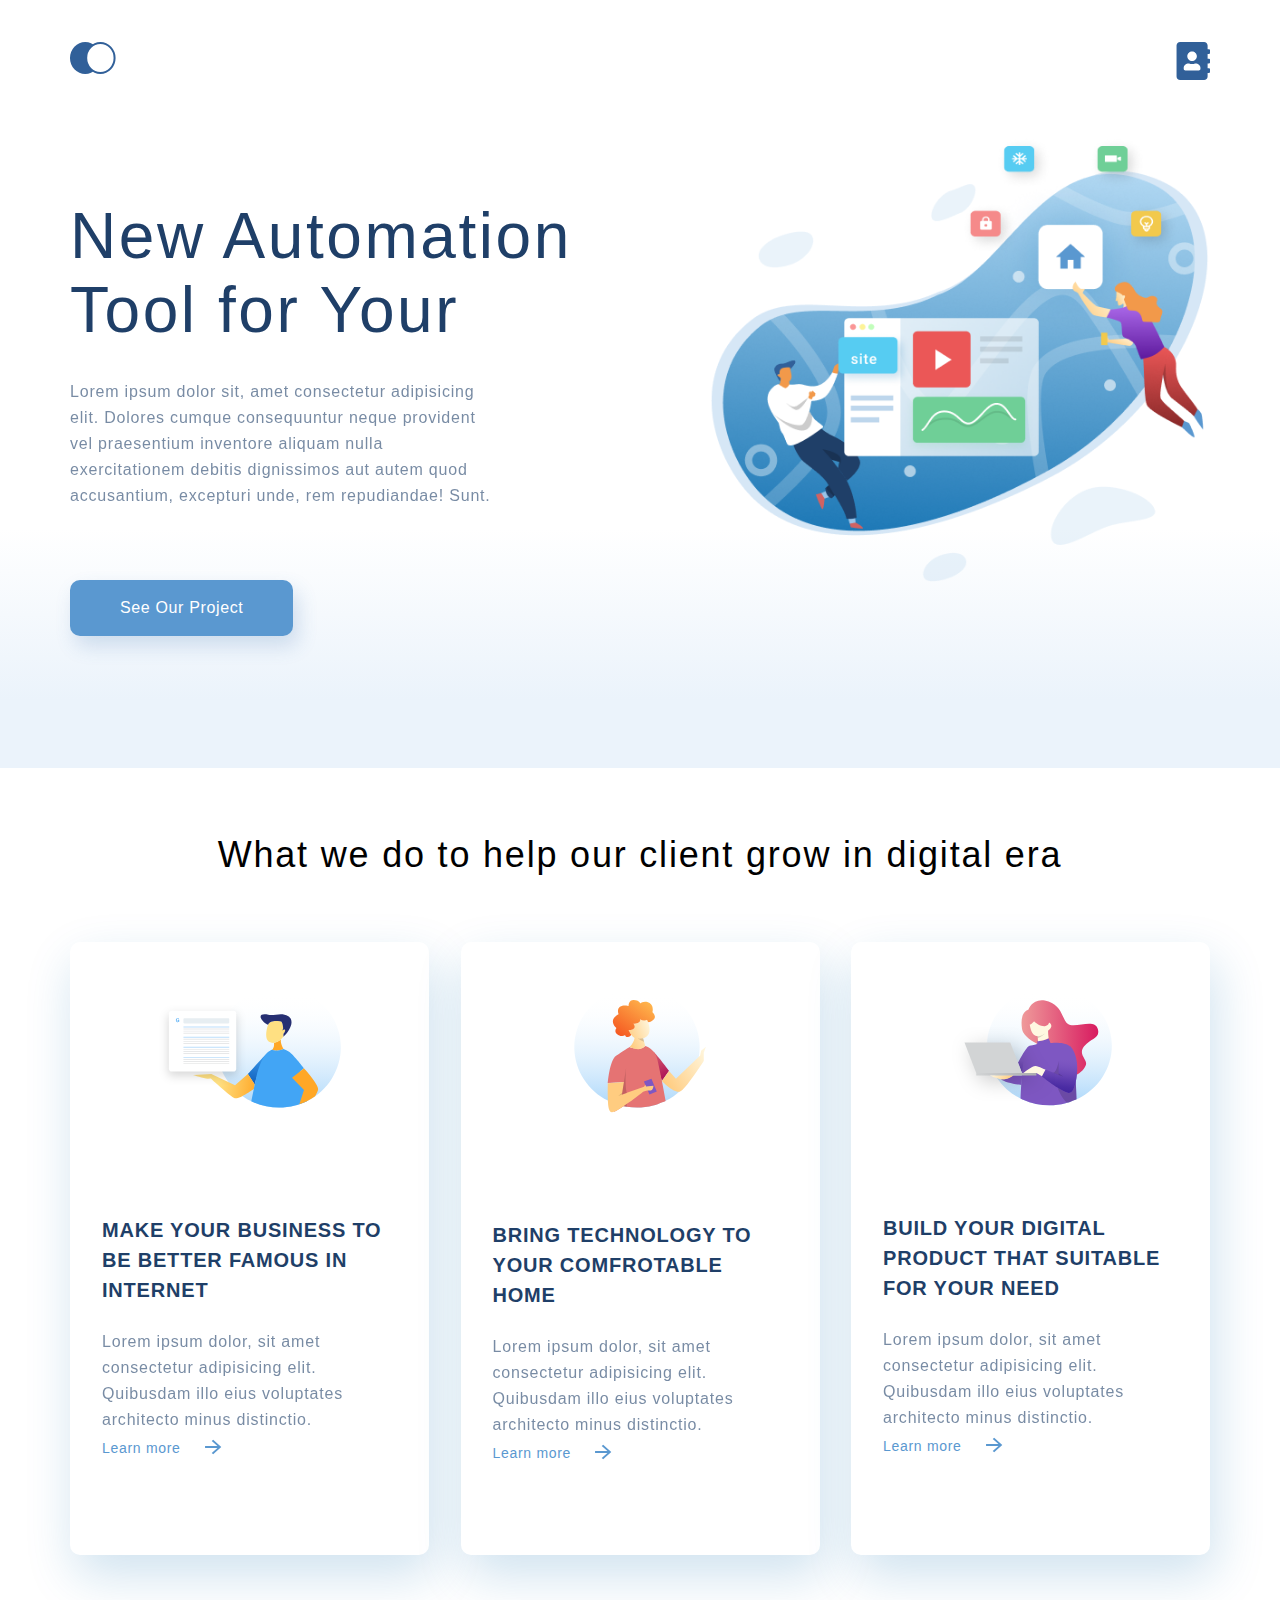
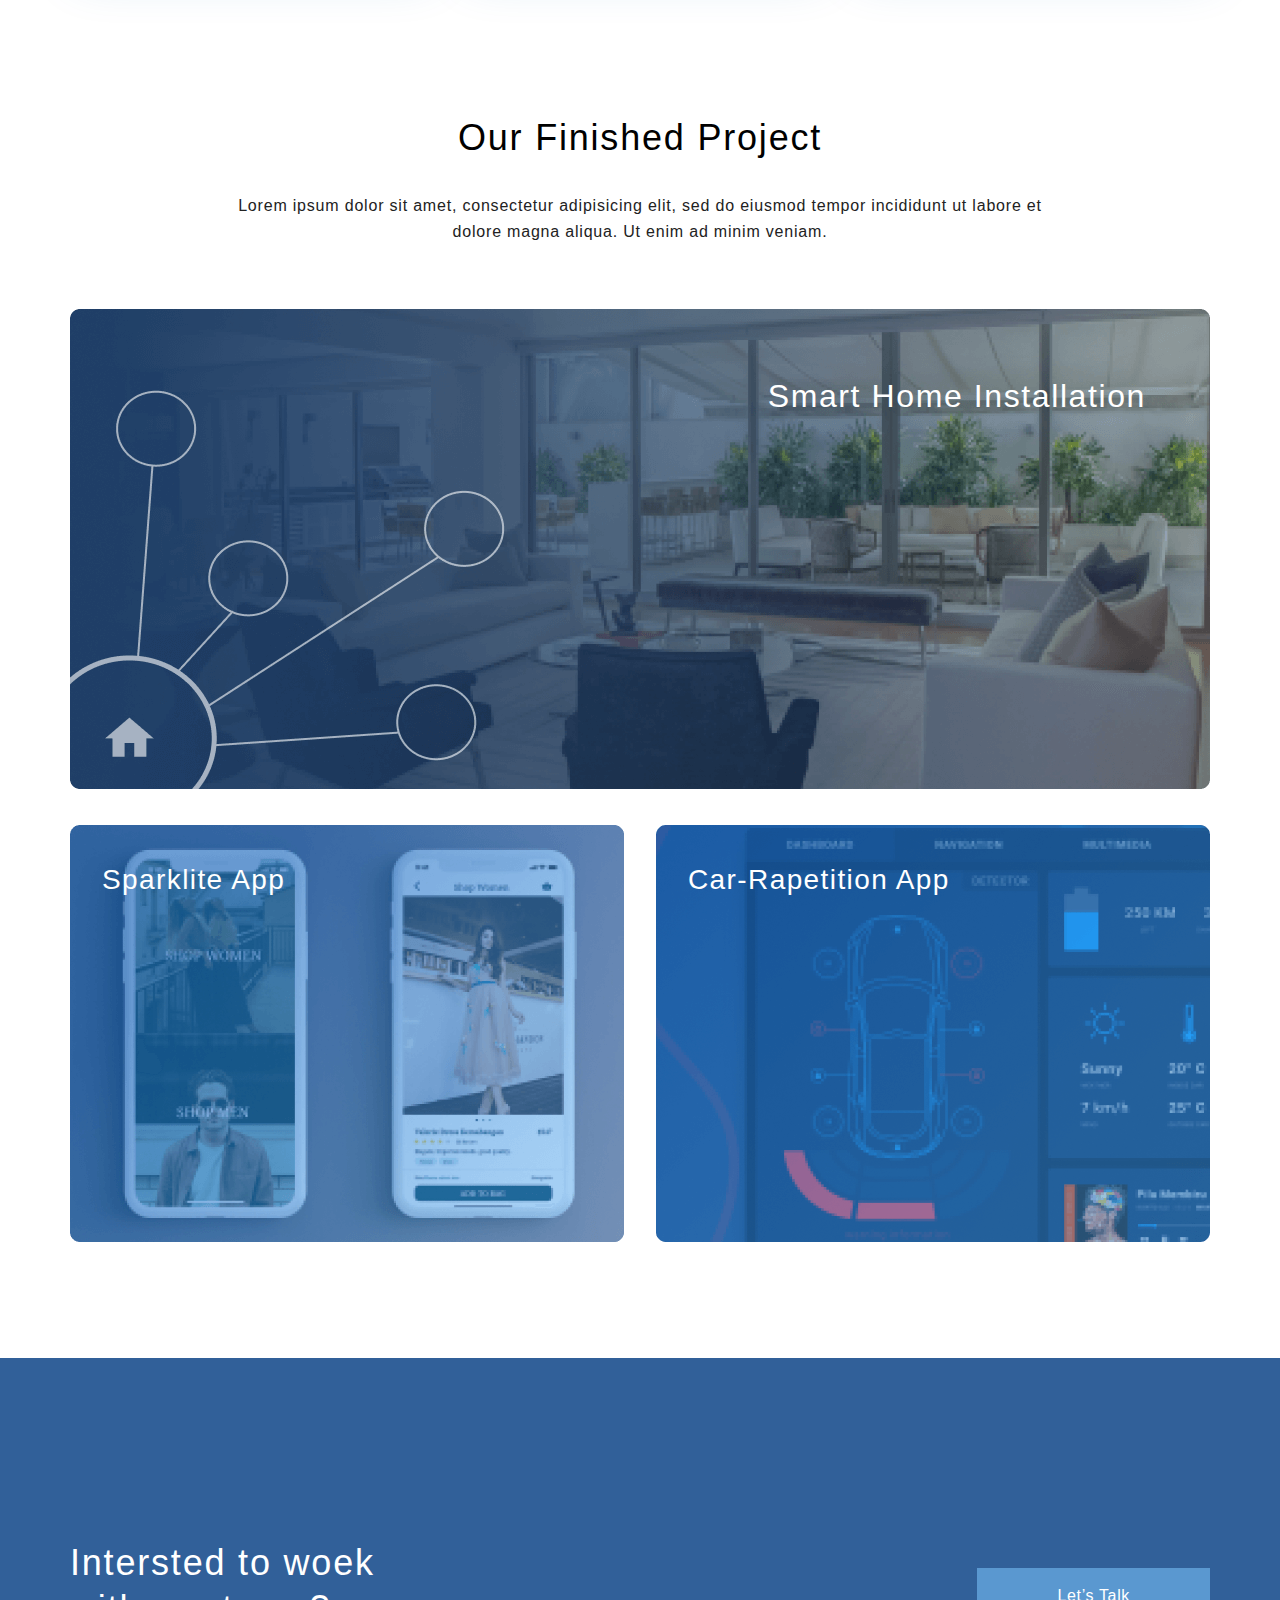
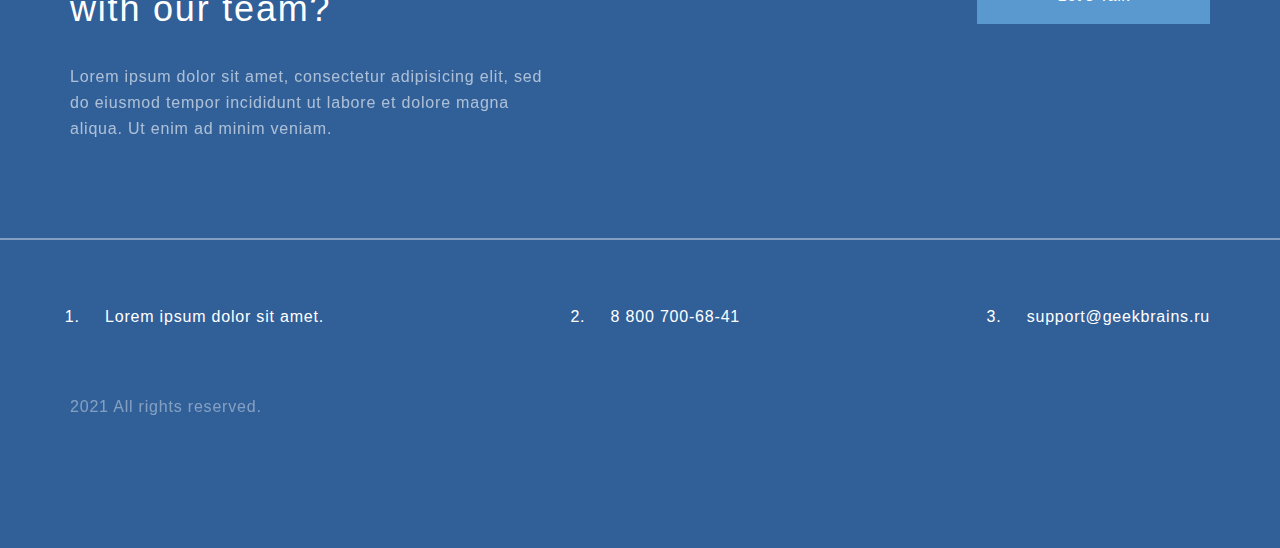
<file: hw-main-site/index.html>
<!DOCTYPE html>
<html lang="en">

<head>
    <meta charset="UTF-8">
    <meta http-equiv="X-UA-Compatible" content="IE=edge">
    <meta name="viewport" content="width=device-width, initial-scale=1.0">
    <title>Главная страница</title>
    <link rel="stylesheet" href="css/style.css">
</head>

<body>
    <div class="wrapper">
        <div class="content">
            <div class="top">
                <div class="container top__box">
                    <ul class="header">
                        <li><a href="index.html"><img src="img/logo.svg" alt="logo"></a></li>
                        <li><a href="contacts.html"><img src="img/contacts.svg" alt=""></a></li>
                    </ul>
                    <div class="top__info">
                        <h1 class="top__heading">New Automation
                            Tool for Your </h1>
                        <p class="text top__text">Lorem ipsum dolor sit, amet consectetur adipisicing elit. Dolores cumque consequuntur neque provident vel praesentium inventore aliquam nulla exercitationem debitis dignissimos aut autem quod accusantium, excepturi unde, rem repudiandae! Sunt.</p>
                        <a href="#" class="top__button">See Our Project</a>
                    </div>
                </div>
            </div>
            <div class="what-we-do container">
                <h3 class="heading">What we do to help our client grow in digital era</h3>
                <div class="card-box">
                    <div class="card">
                        <img src="img/card-1.svg" alt="card 1">
                        <h4 class="heading-mini">Make Your business To Be
                            Better Famous In Internet</h4>
                        <p class="text">Lorem ipsum dolor, sit amet consectetur adipisicing elit. Quibusdam illo eius voluptates architecto minus distinctio.</p>
                        <a href="#" class="card__link">Learn more <img src="img/learn_more.svg" alt="learn_more" class="learn__more"></a>
                    </div>
                    <div class="card">
                        <img src="img/card-2.svg" alt="card 2">
                        <h4 class="heading-mini">Bring Technology To Your
                            Comfrotable Home</h4>
                        <p class="text">Lorem ipsum dolor, sit amet consectetur adipisicing elit. Quibusdam illo eius voluptates architecto minus distinctio.</p>
                        <a href="#" class="card__link">Learn more<img src="img/learn_more.svg" alt="learn_more" class="learn__more"></a>
                    </div>
                    <div class="card">
                        <img src="img/card-3.svg" alt="card 3">
                        <h4 class="heading-mini">Build Your Digital Product
                            That Suitable For Your Need</h4>
                        <p class="text">Lorem ipsum dolor, sit amet consectetur adipisicing elit. Quibusdam illo eius voluptates architecto minus distinctio.</p>
                        <a href="#" class="card__link">Learn more<img src="img/learn_more.svg" alt="learn_more" class="learn__more"></a>
                    </div>
                </div>
            </div>
            <div class="project container">
                <h3 class="heading">Our Finished Project</h3>
                <p class="text text_project">Lorem ipsum dolor sit amet, consectetur adipisicing elit, sed do eiusmod tempor incididunt ut labore et dolore magna aliqua. Ut enim ad minim veniam.</p>

                <div class="project__item">
                    <img class="project__img" src="img/project-1.png" alt="photo 1">
                    <p class="project__text first">Smart Home Installation</p>
                </div>
                <div class="project__parent">
                    <div class="project__item project__item_margin">
                        <img class="project__img" src="img/project-2.png" alt="photo 2">
                        <p class="project__text second">Sparklite App</p>
                    </div>
                    <div class="project__item">
                        <img class="project__img" src="img/project-3.png" alt="photo 3">
                        <p class="project__text third">Car-Rapetition App</p>
                    </div>
                </div>
            </div>
        </div>
    </div>
    <div class="footer">
        <div class="container">
            <div class="footer__top">
                <div class="footer__text">
                    <h3 class="footer__head">Intersted to woek
                        with our team?</h3>
                    <p class="text footer_description">Lorem ipsum dolor sit amet, consectetur adipisicing elit, sed do eiusmod tempor incididunt ut labore et dolore magna aliqua. Ut enim ad minim veniam.</p>
                </div>
                <a href="#" class="footer__right">Let’s Talk</a>
            </div>
        </div>
        <hr class="line">
        <div class="container">
            <div class="footer__bottom">
                <ol class="footer__info">
                    <li>Lorem ipsum dolor sit amet.</li>
                    <li>8 800 700-68-41</li>
                    <li>support@geekbrains.ru</li>
                </ol>
                <div class="footer__copy">
                    <p class="text__copy">2021 All rights reserved.</p>
                </div>
            </div>
        </div>



    </div>



</body>

</html>
</file>
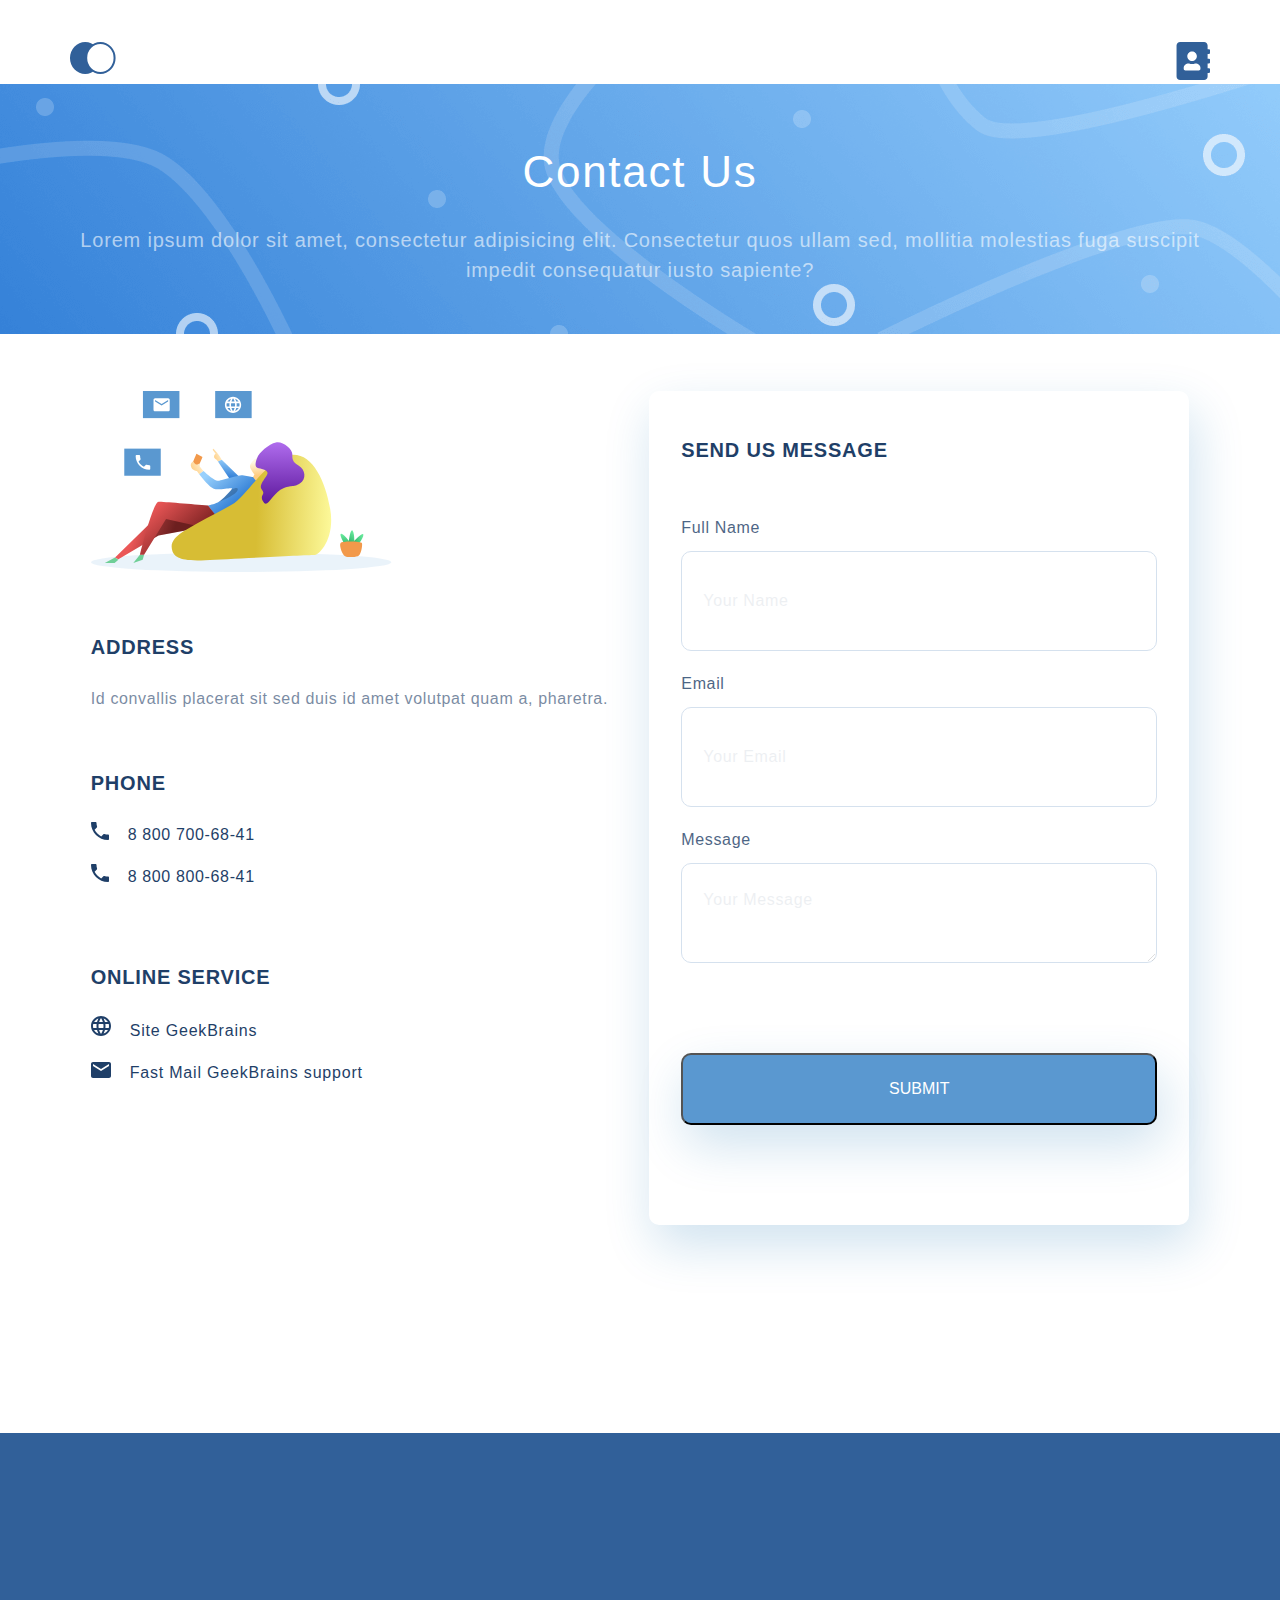
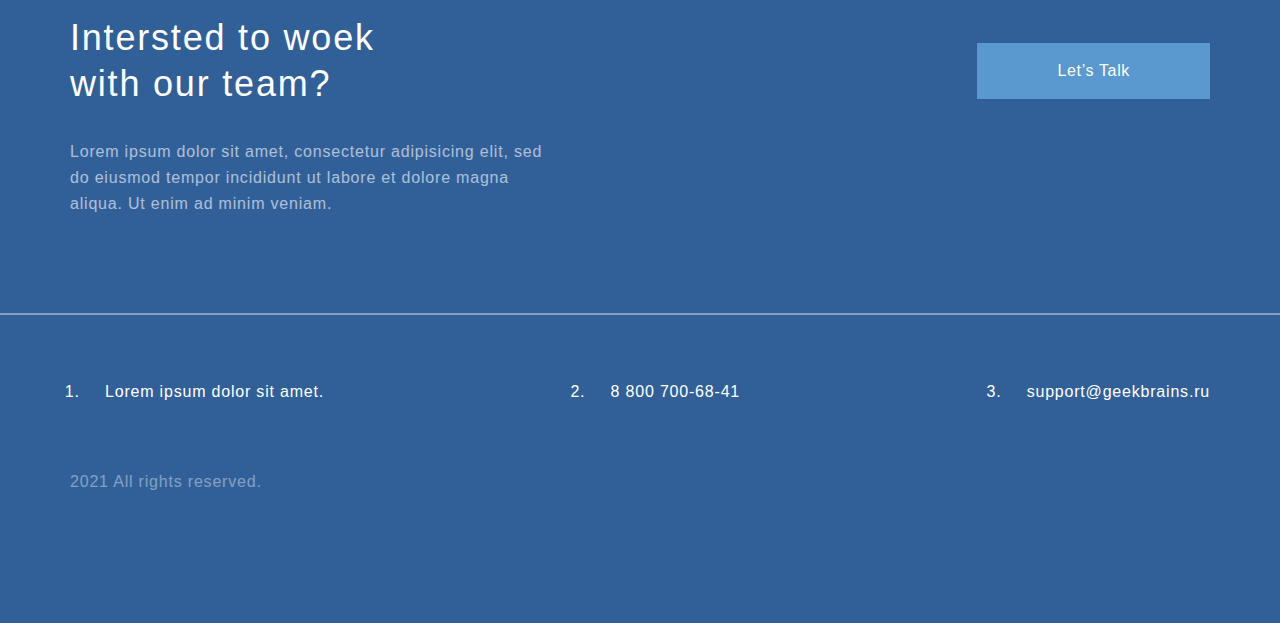
<file: hw-main-site/contacts.html>
<!DOCTYPE html>
<html lang="en">

<head>
    <meta charset="UTF-8">
    <meta http-equiv="X-UA-Compatible" content="IE=edge">
    <meta name="viewport" content="width=device-width, initial-scale=1.0">
    <title>Contacts</title>
    <link rel="stylesheet" href="css/style.css">
</head>

<body>
    <div class="container">
        <ul class="header">
            <li><a href="index.html"><img src="img/logo.svg" alt="logo"></a></li>
            <li><a href="contacts.html"><img src="img/contacts.svg" alt=""></a></li>
        </ul>
    </div>
    <div class="contacts-header">
        <div class="top__contacts">
            <div class="container">

                <h2 class="heading-contacts">Contact Us</h2>
                <p class="text-contacts-heading">Lorem ipsum dolor sit amet, consectetur adipisicing elit. Consectetur quos ullam sed, mollitia molestias fuga suscipit impedit consequatur iusto sapiente?</p>
            </div>
        </div>
    </div>
    <form action="#" class="container main">
        <div class="contacts-info">
            <div class="contact__content__left">
                <img src="img/contacts_logo.svg" alt="mobile">
                <h4 class="heading-mini">Address</h4>
                <p class="text address">Id convallis placerat sit sed duis id amet volutpat quam a, pharetra.</p>
                <h4 class="heading-mini">Phone</h4>
                <ul class="phones__ul">
                    <li class="phones__li">8 800 700-68-41</li>
                    <li class="phones__li">8 800 800-68-41</li>
                </ul>
            </div>

            <h4 class="heading-mini">Online service</h4>
            <ol class="service_main">
                <li class="service__site"><a class="service__link" href="https://gb.ru/company?tab=contacts#contacts" target="_blank">Site GeekBrains</a></li>
                <li class="service__mail"><a class="service__link" href="mailto:support@geekbrains.ru" target="_blank">Fast Mail GeekBrains support</a></li>
            </ol>

        </div>

        <div class="contact__content__right card">
            <div class="form">
                <h4 class="send_us_message">Send us message</h4>
                <p class="send_us_paragraph"> Full Name</p> <input class="vvod" type="text" placeholder="Your Name"><br>
                <p class="send_us_paragraph">Email </p><input class="vvod" type="email" placeholder="Your Email"><br>
                <p class="send_us_paragraph">Message </p><textarea class="vvod" cols="30" rows="2" placeholder="Your Message"></textarea><br>
                <div class="button"><button class="knopka" type="submit">submit</button></div>
            </div>
        </div>

    </form>
    <div class="container">
        <script type="text/javascript" charset="utf-8" async src="https://api-maps.yandex.ru/services/constructor/1.0/js/?um=constructor%3A8dc7c727276497570c53b8dc6983bf4c4a25d2cd2da92a6e35de6d85586435a6&amp;width=100%&amp;height=400&amp;lang=ru_RU&amp;scroll=true"></script>
    </div>
    <div class="footer">
        <div class="container">
            <div class="footer__top">
                <div class="footer__text">
                    <h3 class="footer__head">Intersted to woek
                        with our team?</h3>
                    <p class="text footer_description">Lorem ipsum dolor sit amet, consectetur adipisicing elit, sed do eiusmod tempor incididunt ut labore et dolore magna aliqua. Ut enim ad minim veniam.</p>
                </div>
                <a href="#" class="footer__right">Let’s Talk</a>
            </div>
        </div>
        <hr class="line">
        <div class="container">
            <div class="footer__bottom">
                <ol class="footer__info">
                    <li>Lorem ipsum dolor sit amet.</li>
                    <li>8 800 700-68-41</li>
                    <li>support@geekbrains.ru</li>
                </ol>
                <div class="footer__copy">
                    <p class="text__copy">2021 All rights reserved.</p>
                </div>
            </div>
        </div>
    </div>

</body>

</html>
</file>
<file: hw-main-site/css/style.css>
* {
    font-family: sans-serif;
    margin: 0;
    padding: 0;
}

.container {
    max-width: 1140px;
    margin: 0 auto;
}

.wrapper {
    min-height: 100vh;
    display: flex;
    flex-direction: column;
}

.content {
    flex-grow: 1;
}

.top {
    min-height: 768px;
    background: linear-gradient(0deg, #EBF3FB 8.84%, rgba(152, 195, 232, 0) 31.12%);
}

.contacts-header {
    background: linear-gradient(253.6deg, #98D0FC 2.46%, #3481D7 93.24%);
    width: 100%;
    height: 250px;
}

.top__contacts {
    background-image: url(../img/contacts_back.png);

    background-repeat: no-repeat;
    background-position: center;
    height: 100%;
    width: 100%;
}

.header {
    display: flex;
    justify-content: space-between;
    list-style-type: none;
    padding-top: 42px;
}

.contacts-info {
    display: flex;
    flex-direction: column;
}

.contact__content__left {
    justify-content: center;
}

.send_us_message {
    font-weight: bold;
    font-size: 20px;
    line-height: 30px;
    letter-spacing: 0.04em;
    color: #1F3F68;
    text-transform: uppercase;
    margin-bottom: 48px;
}

.send_us_paragraph {
    font-size: 16px;
    line-height: 30px;
    letter-spacing: 0.04em;
    color: #1F3F68;
    opacity: 0.8;
    margin-bottom: 8px;
}

.form {
    display: flex;
    flex-direction: column;
}

.top__heading {
    font-size: 64px;
    color: #1F3F68;
    width: 510px;
    font-weight: 300;
    line-height: 74px;
    letter-spacing: 0.04em;
    margin-bottom: 32px;
}

.top__info {
    padding-top: 115px;
    flex-grow: 1;
    background-image: url(../img/top__back.png);
    background-repeat: no-repeat;
    background-position: right center;
    background-size: 44%;
}

.top__button {
    font-size: 16px;
    line-height: 26px;
    color: #FFFFFF;
    letter-spacing: 0.04em;
    text-align: center;
    background: #5A98D0;
    box-shadow: 5px 10px 20px rgba(53, 110, 173, 0.2);
    border-radius: 10px;
    padding: 15px 50px;
    text-decoration: none;
    display: inline-block;
    margin-top: 71px;
}

.top__box {
    display: flex;
    flex-direction: column;
    height: 100%;
}

.text-contacts-heading {
    font-size: 20px;
    line-height: 30px;
    text-align: center;
    letter-spacing: 0.04em;
    font-weight: normal;
    color: rgba(255, 255, 255, 0.6);
}


.text {
    font-size: 16px;
    line-height: 26px;
    color: #1F3F68;
    letter-spacing: 0.05em;
    opacity: 0.6;
}

.address {
    letter-spacing: 0.04em;
    font-weight: lighter;
}

ul.phones__ul {
    list-style-type: none;

}

.phones__li:before {
    content: url(../img/phone.svg);
    margin-right: 19px;
}

.phones__li {
    font-weight: 300;
    font-size: 16px;
    line-height: 26px;
    letter-spacing: 0.04em;
    color: #1F3F68;
    padding-bottom: 16px;
}

ol.service_main {
    list-style-type: none;
}

.service__site,
.service__mail {
    margin-left: 0px;
    padding-left: 0px;
    margin-bottom: 16px;
}

.service__link {
    font-size: 16px;
    line-height: 26px;
    letter-spacing: 0.05em;
    color: #1F3F68;
    text-decoration: none;
}


.service__site:before {
    content: url(../img/site.svg);
    margin-right: 19px;
}

.service__mail:before {
    content: url(../img/mail.svg);
    margin-right: 19px;
}

.text_project {
    width: 75%;
    margin: 32px auto 64px;
    color: #222222;
    opacity: 1;
    text-align: center;
}

.top__text {
    width: 425px;
}

.card-box {
    display: flex;
    justify-content: space-between;
    padding-top: 64px;
}

.card {
    display: flex;
    flex-direction: column;
    width: 359px;
    padding: 44px 32px;
    box-sizing: border-box;
    box-shadow: 5px 20px 50px rgba(16, 112, 177, 0.2);
    border-radius: 10px;
    background-color: #fff;
    margin-bottom: 96px;
}

.card img {
    align-self: center;
    margin-bottom: 51px;
}

.card__link {
    font-size: 14px;
    line-height: 30px;
    letter-spacing: 0.05em;
    color: #5A98D0;
    text-decoration: none;
    display: flex;
}

.project__parent {
    display: flex;
    justify-content: space-between;
    margin-top: 32px;
}

.project__item {
    position: relative;
    flex-grow: 1;
}

.project__item_margin {
    margin-right: 32px;
}

.project__img {
    width: 100%;
}

/*  PROJECT PHOTOS   */
.project__text {
    position: absolute;
    font-size: 32px;
    line-height: 46px;
    text-align: right;
    letter-spacing: 0.05em;
    color: #FFFFFF;
}

.first {
    top: 64px;
    right: 64px;

}

.second {
    left: 32px;
    top: 32px;
    font-size: 28px;
}

.third {
    left: 32px;
    top: 32px;
    font-size: 28px;
}

/*  PROJECT PHOTOS   */

.heading-contacts {
    font-weight: 500;
    font-size: 44px;
    text-align: center;
    line-height: 74px;
    letter-spacing: 0.04em;
    color: #FFFFFF;
    padding-top: 51px;
    padding-bottom: 16px;
}

.heading {
    font-size: 36px;
    text-align: center;
    line-height: 46px;
    letter-spacing: 0.05em;
    font-weight: 300;
    padding-top: 64px;

}



.heading-mini {
    font-weight: bold;
    font-size: 20px;
    line-height: 30px;
    letter-spacing: 0.04em;
    color: #1F3F68;
    text-transform: uppercase;
    margin-bottom: 24px;
    margin-top: 56px;
}


.footer {
    background: #316099;
    padding-top: 91px;
    padding-bottom: 64px;
    margin-top: 112px;
}

.footer__top {

    display: flex;
    justify-content: space-between;
    padding-bottom: 96px;
}

.footer__head {
    font-weight: normal;
    font-size: 36px;
    width: 340px;
    line-height: 46px;
    letter-spacing: 0.05em;
    color: #FFFFFF;
}

.footer_description {
    color: #FFFFFF;
    margin-top: 32px;
}

.footer__right {
    font-weight: normal;
    font-size: 16px;
    line-height: 26px;
    text-align: center;
    letter-spacing: 0.04em;
    color: #FFFFFF;
    text-decoration: none;
    background: #5A98D0;
    align-self: center;
    padding: 15px 80px;

}

.footer__text {
    width: 495px;
    margin-top: 91px;
    align-self: center;
}

.footer__info {
    display: flex;
    justify-content: space-between;
    margin-top: 64px;

}

.line {
    border: 1px solid #fff;
    opacity: 0.4;
}

ol li {
    margin-left: 15px;
    padding-left: 20px;
    font-weight: normal;
    font-size: 16px;
    line-height: 26px;
    letter-spacing: 0.05em;
    color: #FFFFFF;
}

.text__copy {
    font-weight: normal;
    font-size: 16px;
    line-height: 26px;
    letter-spacing: 0.05em;
    color: #FFFFFF;
    opacity: 0.4;
    padding: 64px 0px;
    flex-grow: 1;
    flex-basis: 33.3333%;
}

.main {
    display: flex;
    justify-content: space-around;
    padding-top: 57px;
}

.contact__content__right {
    width: 540px;

}


input::placeholder,
textarea::placeholder {
    padding: 21px;
    font-weight: 300;
    font-size: 16px;
    line-height: 30px;
    letter-spacing: 0.04em;
    color: #1F3F68;
    opacity: 0.4;
}

.vvod {
    opacity: 0.2;
    border: 1px solid #356EAD;
    box-sizing: border-box;
    border-radius: 10px;
    height: 100px;
}


.knopka {
    background: #5A98D0;
    box-shadow: 5px 20px 50px rgba(16, 112, 177, 0.2);
    border-radius: 10px;
    font-weight: 500;
    font-size: 16px;
    line-height: 26px;
    text-align: center;
    color: #FFFFFF;
    text-transform: uppercase;
    width: 100%;
    height: 72px;
    display: flex;
    justify-content: center;
    align-items: center;
}

.button {
    display: flex;
    justify-content: center;
    margin-top: 72px;
    margin-bottom: 56px;
}

.learn__more {
    padding-top: 6px;
    padding-left: 24px;

}

@media (max-width: 1024px) {
    .container {
        padding-left: 32px;
        padding-right: 32px;
    }

    .top__info {
        background-position: right 200px;

    }

    .main {
        display: flex;
        flex-direction: column;
        align-items: center;
    }

    .card-box {
        flex-direction: column;
        align-items: center;
    }

    .card {
        margin-bottom: 32px;
    }

    .footer__head {
        width: 336px;
    }

    .footer__right {
        width: 133px;
        height: 18px;
        padding: 15px
    }

    .footer__info {
        flex-direction: column;
    }

    .footer__info li {
        margin-bottom: 25px;
    }

    .heading-contacts {
        padding-top: 50px;
    }



}

@media (max-width: 667px) {

    .header {
        padding-top: 24px;
    }

    .top {
        min-width: 376px;
        padding-bottom: 41px;
        box-sizing: border-box;
    }

    .top__info {
        padding-top: 36px;
        display: flex;
        flex-direction: column;
        align-items: center;
        background-image: none;
    }

    .top__heading {
        width: 100%;
        font-size: 32px;
        line-height: 37px;
        text-align: center;
        margin-bottom: 12px;
    }

    .text-contacts-heading {
        font-size: 16px;
    }

    .heading-contacts {
        font-size: 24px;
        line-height: 28px;
        padding-top: 48px;

    }

    .top__text {
        width: 100%;
        text-align: center;

    }

    .top__button {
        font-size: 12px;
        line-height: 26px;
        padding: 0 8px;
    }

    .heading {
        font-size: 24px;
        line-height: 28px;
    }

    .what-we-do {
        padding-top: 48px;
    }

    .main {
        display: flex;
        flex-direction: column;
        align-items: center;
    }

    .card-box {
        padding-top: 32px;
    }

    .card {
        width: 100%;
    }

    .text_project {
        width: 100%;
    }

    .project__text {
        font-size: 16px;
        line-height: 19px;
    }

    .first {
        top: 16px;
        right: 16px;
    }

    .second,
    .third {
        left: 16px;
    }

    .project__parent {
        flex-direction: column;
        margin-top: 16px;

    }

    .project__item_margin {
        margin-right: 0;
        margin-bottom: 16px;
    }

    .footer__top {
        flex-direction: column;
    }

    .footer__info {
        flex-direction: column;
    }

    .text__copy {
        padding: 37px 0px;
        text-align: center;
    }

    .footer__text {
        text-align: center;
        width: 100%;
    }

    .footer__head {
        margin: 0px auto;
        font-size: 24px;
        line-height: 28px;
        text-align: center;
    }

    .footer__right {
        margin-top: 40px;
    }
}
</file>
